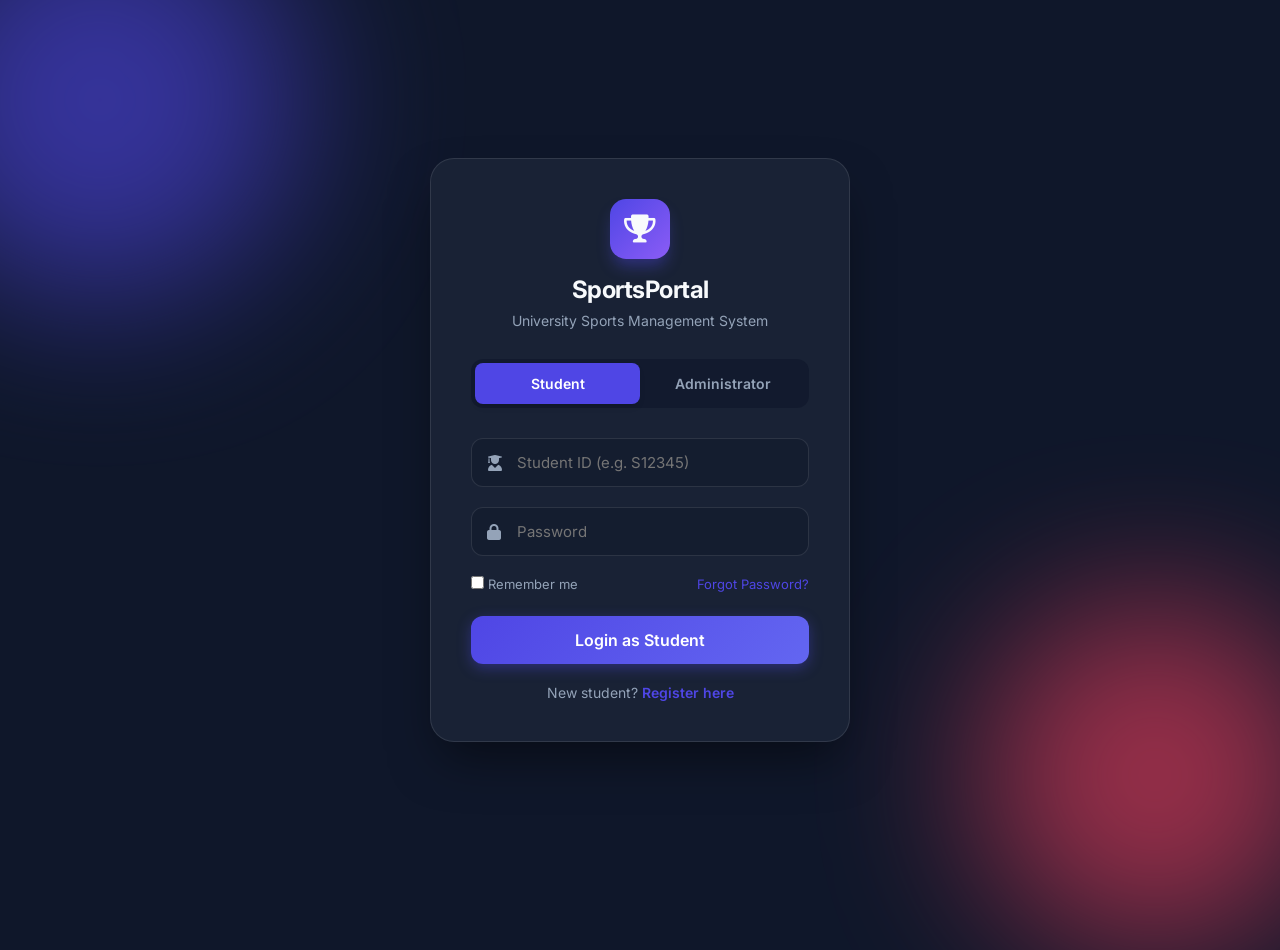
<file: web-portal/frontend/index.html>
<!DOCTYPE html>
<html lang="en">
<head>
    <meta charset="UTF-8">
    <meta name="viewport" content="width=device-width, initial-scale=1.0">
    <title>University Sports Management | Login</title>
    <link href="https://fonts.googleapis.com/css2?family=Inter:wght@300;400;600;700&display=swap" rel="stylesheet">
    <link rel="stylesheet" href="css/style.css">
    <link href="https://cdnjs.cloudflare.com/ajax/libs/font-awesome/6.0.0/css/all.min.css" rel="stylesheet">
</head>
<body class="login-body">
    
    <!-- Background Elements -->
    <div class="blob blob-1"></div>
    <div class="blob blob-2"></div>

    <div class="login-container">
        <div class="login-header">
            <div class="logo">
                <i class="fas fa-trophy"></i>
            </div>
            <h1>SportsPortal</h1>
            <p>University Sports Management System</p>
        </div>

        <div class="portal-toggle">
            <button id="btn-student" class="active">Student</button>
            <button id="btn-admin">Administrator</button>
        </div>

        <!-- Student Login Form -->
        <form id="student-form" class="login-form active-form" action="student.html">
            <div class="input-group">
                <i class="fas fa-user-graduate icon"></i>
                <input type="text" placeholder="Student ID (e.g. S12345)" required>
            </div>
            <div class="input-group">
                <i class="fas fa-lock icon"></i>
                <input type="password" placeholder="Password" required>
            </div>
            <div class="form-options">
                <label><input type="checkbox"> Remember me</label>
                <a href="#">Forgot Password?</a>
            </div>
            <button type="submit" class="btn-primary">Login as Student</button>
            <p class="register-link">New student? <a href="#">Register here</a></p>
        </form>

        <!-- Admin Login Form -->
        <form id="admin-form" class="login-form" action="admin.html">
            <div class="input-group">
                <i class="fas fa-user-shield icon"></i>
                <input type="text" placeholder="Admin Username" required>
            </div>
            <div class="input-group">
                <i class="fas fa-lock icon"></i>
                <input type="password" placeholder="Password" required>
            </div>
            <button type="submit" class="btn-secondary">Login to Dashboard</button>
        </form>
    </div>

    <script src="js/login.js"></script>
</body>
</html>
</file>
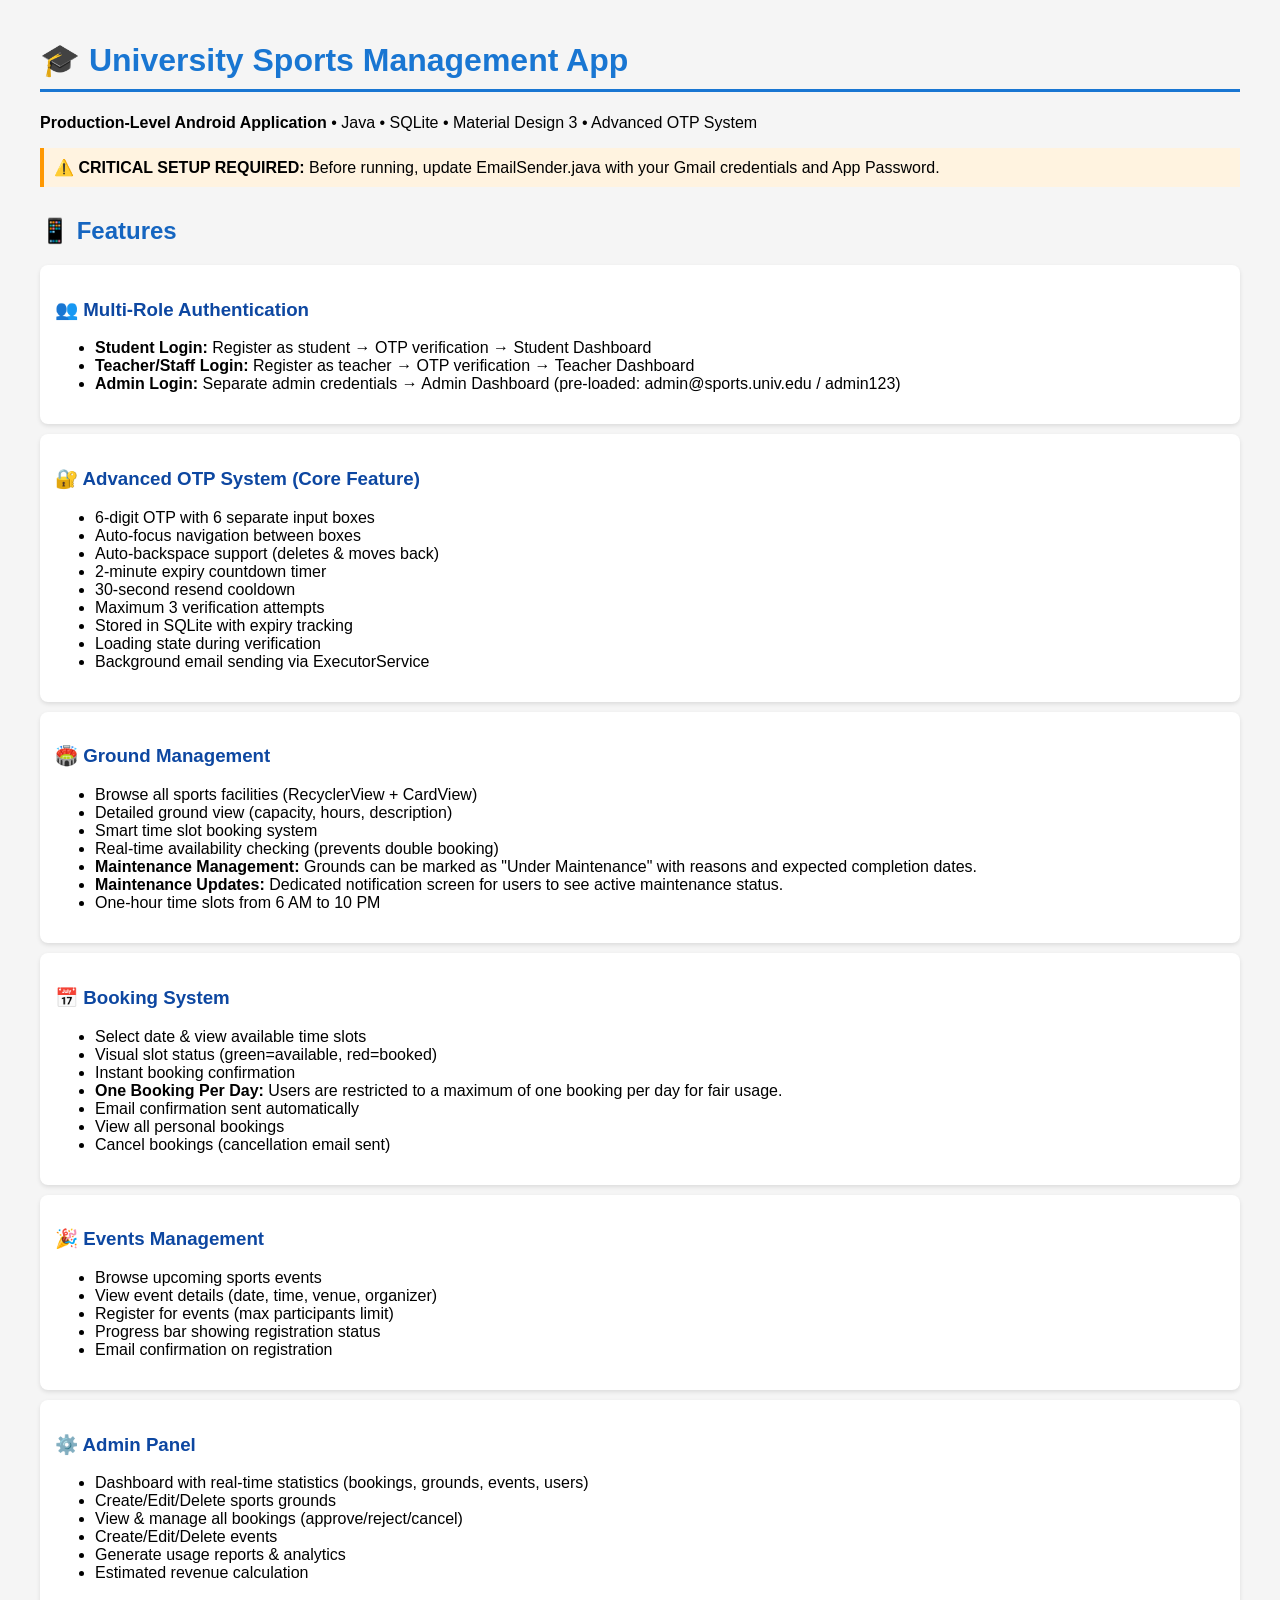
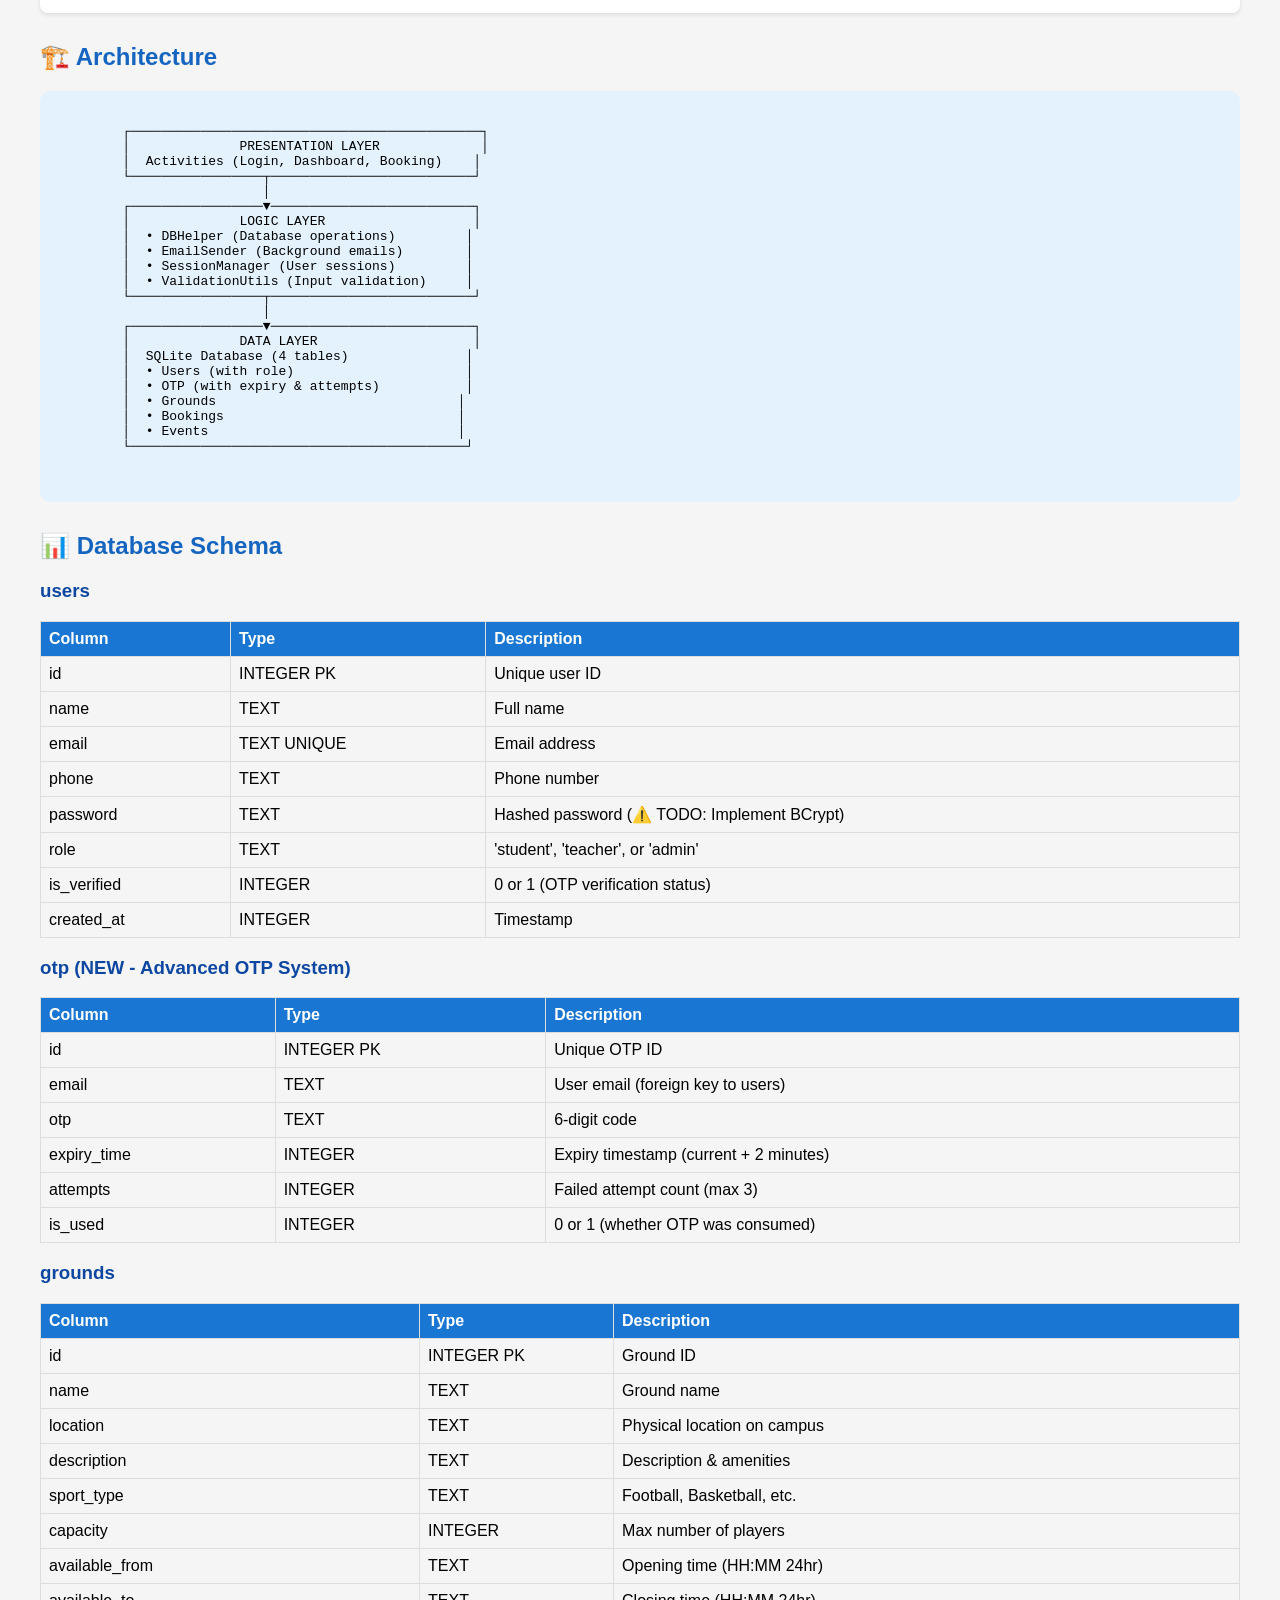
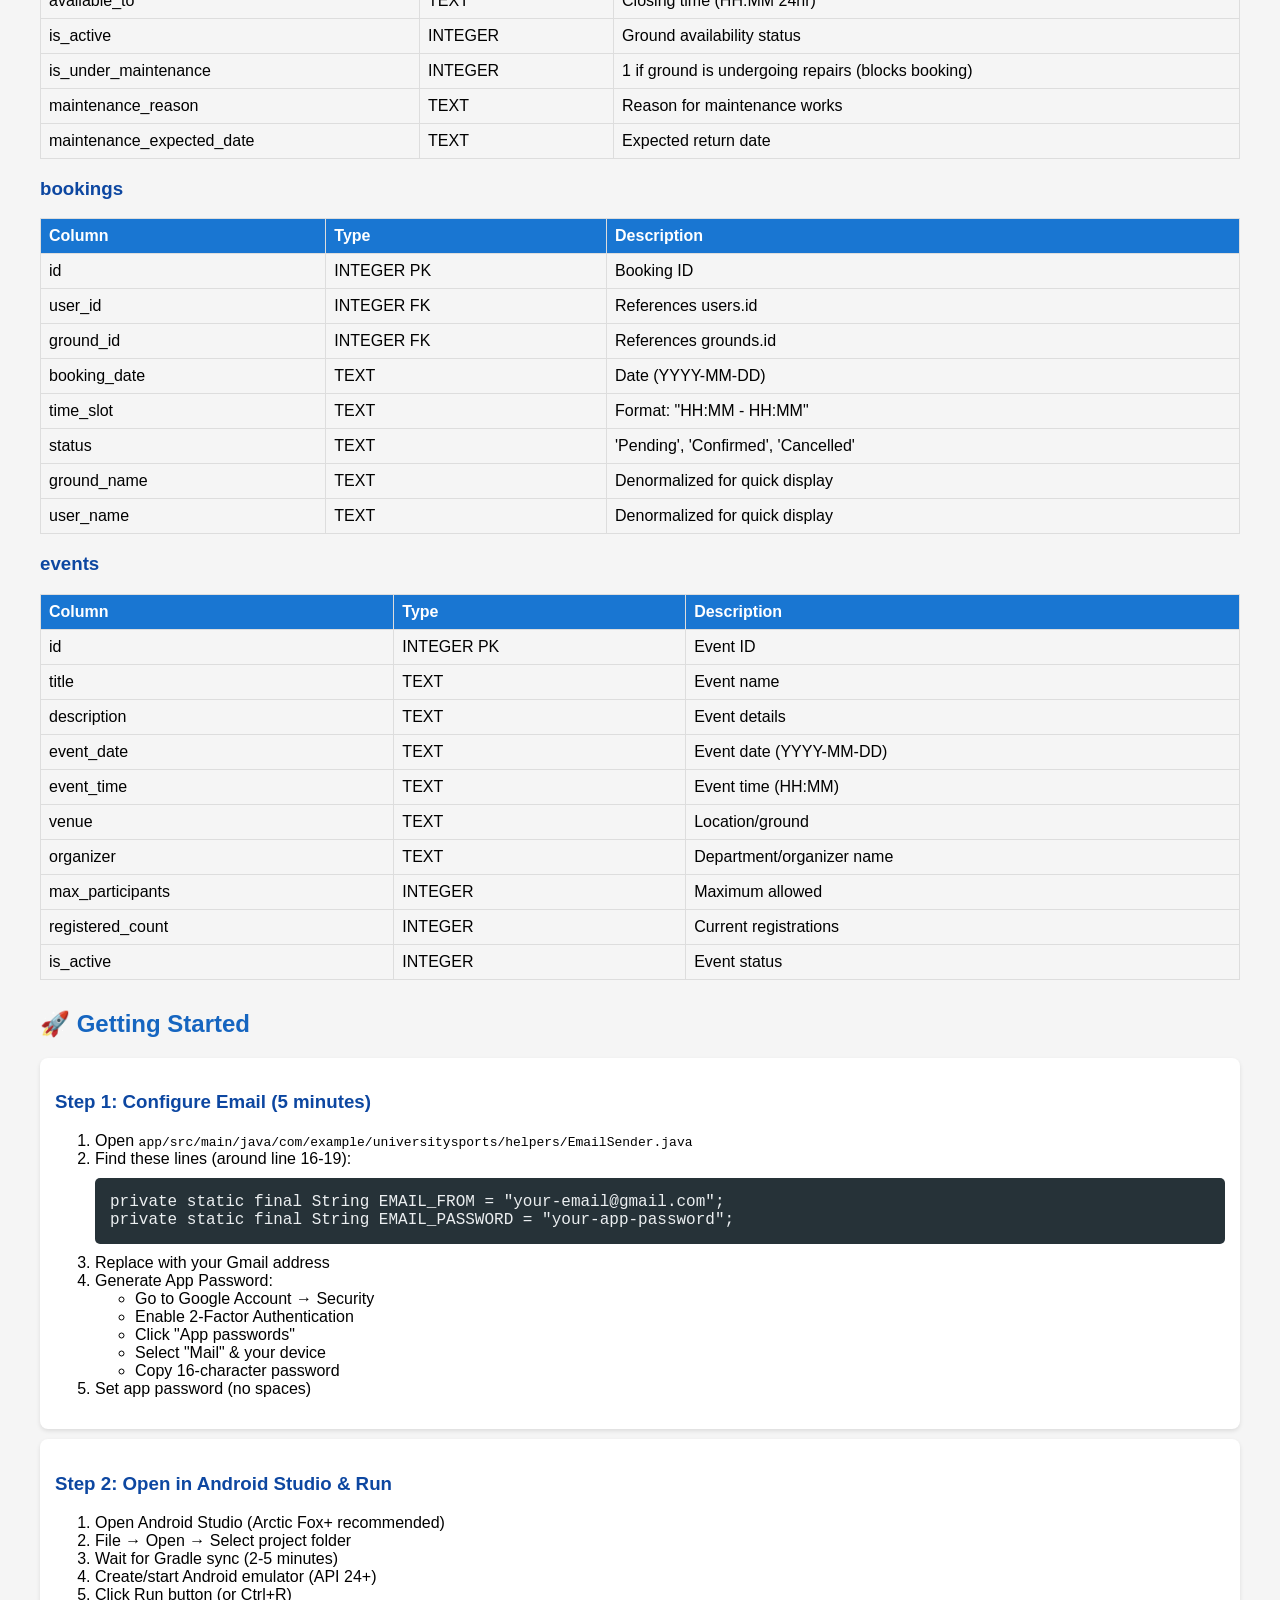
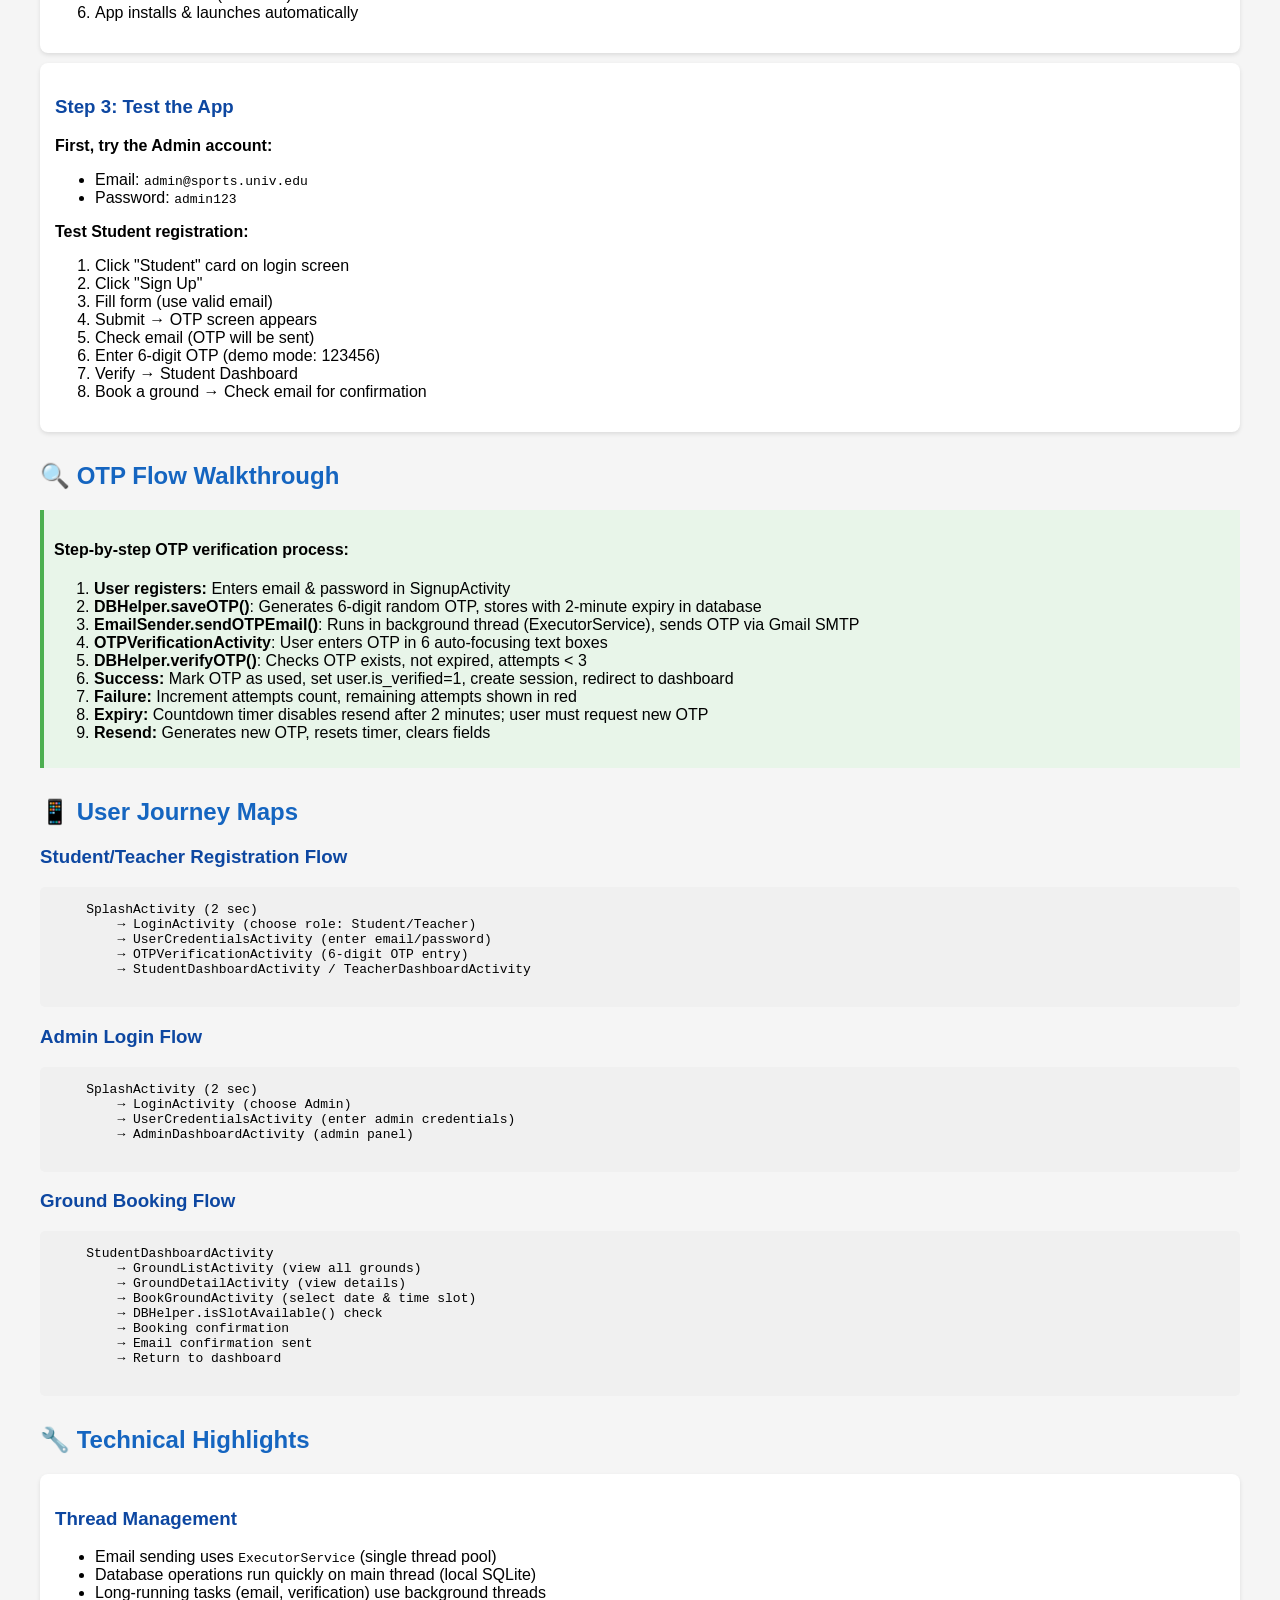
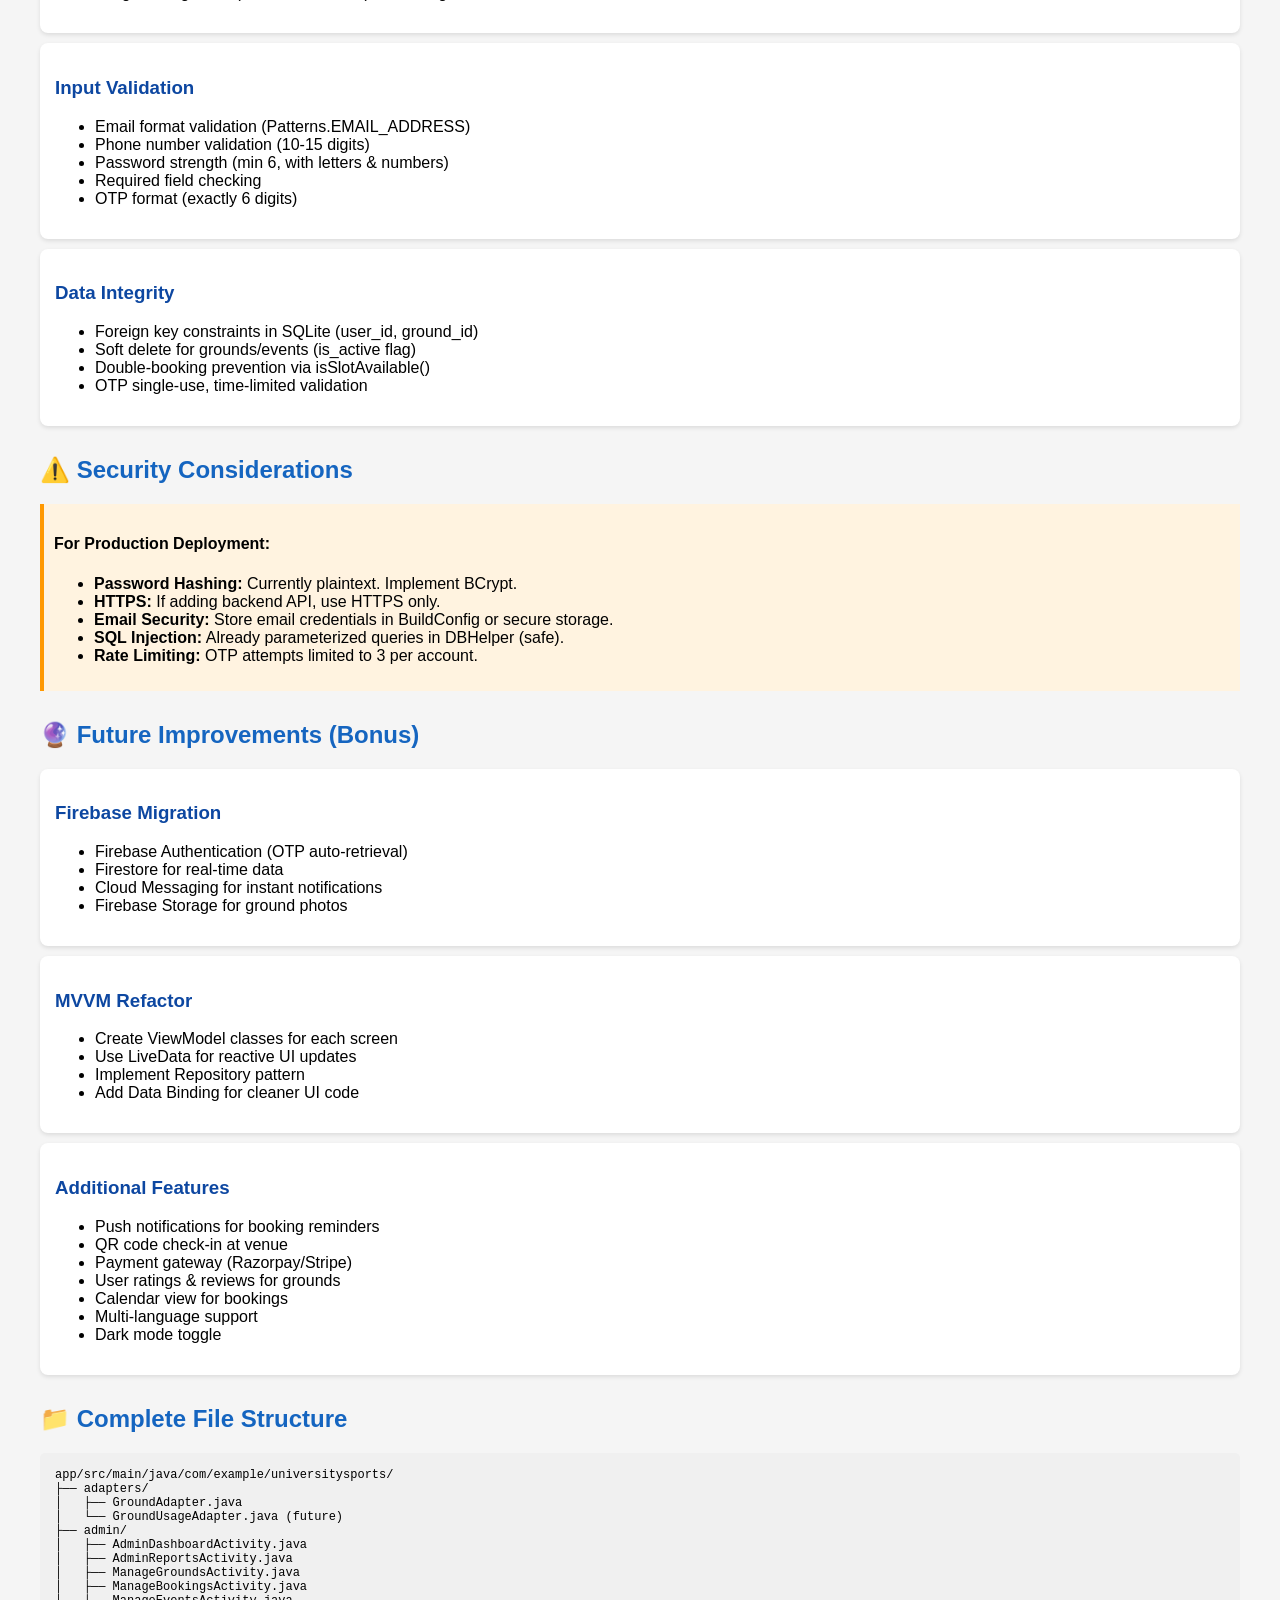
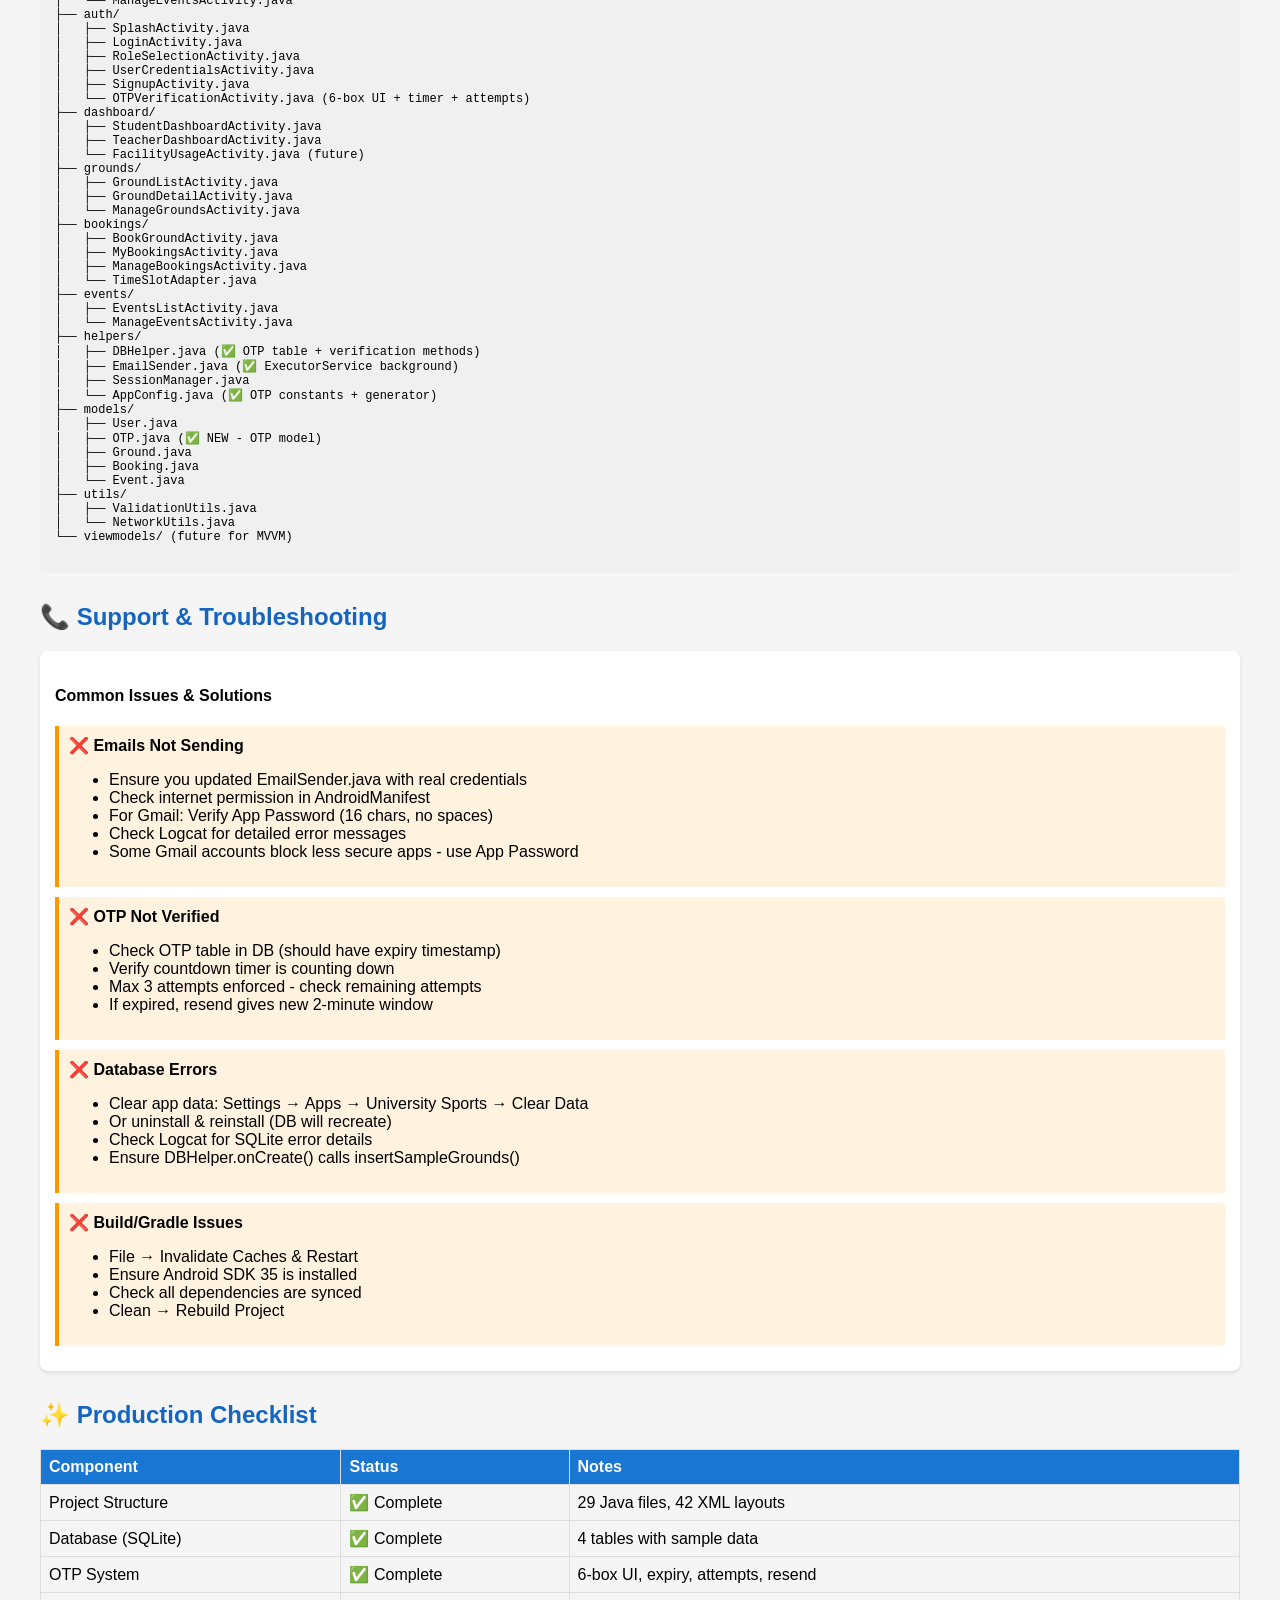
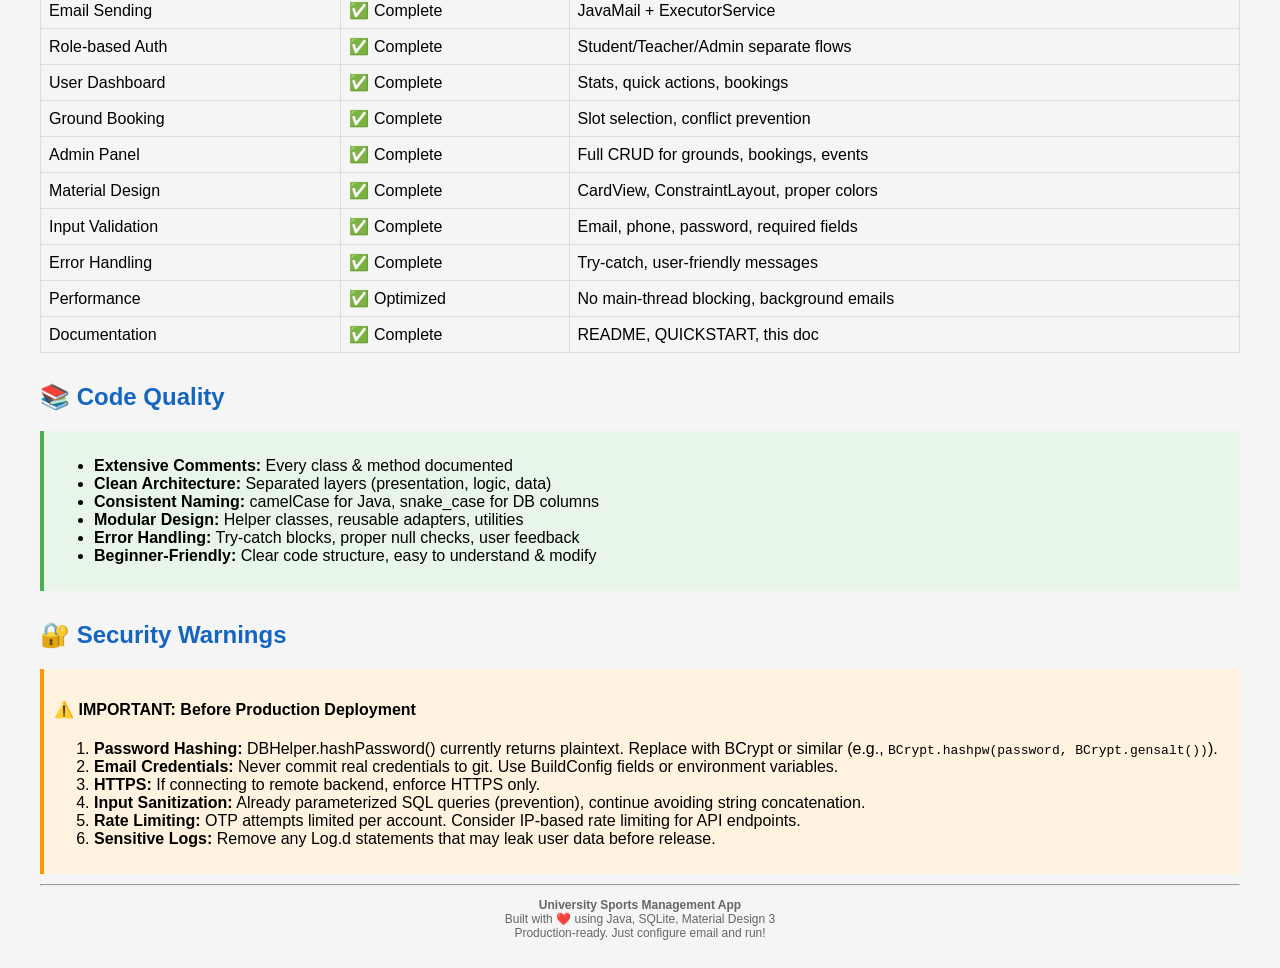
<file: FULL_DOCUMENTATION.html>
<!DOCTYPE html>
<html lang="en">
<head>
    <meta charset="UTF-8">
    <meta name="viewport" content="width=device-width, initial-scale=1.0">
    <title>University Sports Management App - Complete Documentation</title>
    <style>
        body { font-family: 'Segoe UI', Tahoma, Geneva, Verdana, sans-serif; max-width: 1200px; margin: 0 auto; padding: 20px; background: #f5f5f5; }
        h1 { color: #1976D2; border-bottom: 3px solid #1976D2; padding-bottom: 10px; }
        h2 { color: #1565C0; margin-top: 30px; }
        h3 { color: #0D47A1; }
        .feature-box { background: white; padding: 15px; margin: 10px 0; border-radius: 8px; box-shadow: 0 2px 4px rgba(0,0,0,0.1); }
        .code-block { background: #263238; color: #ECEFF1; padding: 15px; border-radius: 5px; overflow-x: auto; font-family: 'Courier New', monospace; margin: 10px 0; }
        .warning { background: #FFF3E0; border-left: 4px solid #FF9800; padding: 10px; margin: 10px 0; }
        .success { background: #E8F5E9; border-left: 4px solid #4CAF50; padding: 10px; margin: 10px 0; }
        table { border-collapse: collapse; width: 100%; margin: 10px 0; }
        th, td { border: 1px solid #ddd; padding: 8px; text-align: left; }
        th { background-color: #1976D2; color: white; }
        .arch-diagram { background: #E3F2FD; padding: 20px; border-radius: 10px; text-align: center; margin: 20px 0; }
    </style>
</head>
<body>
    <h1>🎓 University Sports Management App</h1>
    <p><strong>Production-Level Android Application</strong> • Java • SQLite • Material Design 3 • Advanced OTP System</p>
    
    <div class="warning">
        <strong>⚠️ CRITICAL SETUP REQUIRED:</strong> Before running, update EmailSender.java with your Gmail credentials and App Password.
    </div>

    <h2>📱 Features</h2>
    
    <div class="feature-box">
        <h3>👥 Multi-Role Authentication</h3>
        <ul>
            <li><strong>Student Login:</strong> Register as student → OTP verification → Student Dashboard</li>
            <li><strong>Teacher/Staff Login:</strong> Register as teacher → OTP verification → Teacher Dashboard</li>
            <li><strong>Admin Login:</strong> Separate admin credentials → Admin Dashboard (pre-loaded: admin@sports.univ.edu / admin123)</li>
        </ul>
    </div>

    <div class="feature-box">
        <h3>🔐 Advanced OTP System (Core Feature)</h3>
        <ul>
            <li>6-digit OTP with 6 separate input boxes</li>
            <li>Auto-focus navigation between boxes</li>
            <li>Auto-backspace support (deletes & moves back)</li>
            <li>2-minute expiry countdown timer</li>
            <li>30-second resend cooldown</li>
            <li>Maximum 3 verification attempts</li>
            <li>Stored in SQLite with expiry tracking</li>
            <li>Loading state during verification</li>
            <li>Background email sending via ExecutorService</li>
        </ul>
    </div>

    <div class="feature-box">
        <h3>🏟️ Ground Management</h3>
        <ul>
            <li>Browse all sports facilities (RecyclerView + CardView)</li>
            <li>Detailed ground view (capacity, hours, description)</li>
            <li>Smart time slot booking system</li>
            <li>Real-time availability checking (prevents double booking)</li>
            <li><strong>Maintenance Management:</strong> Grounds can be marked as "Under Maintenance" with reasons and expected completion dates.</li>
            <li><strong>Maintenance Updates:</strong> Dedicated notification screen for users to see active maintenance status.</li>
            <li>One-hour time slots from 6 AM to 10 PM</li>
        </ul>
    </div>

    <div class="feature-box">
        <h3>📅 Booking System</h3>
        <ul>
            <li>Select date & view available time slots</li>
            <li>Visual slot status (green=available, red=booked)</li>
            <li>Instant booking confirmation</li>
            <li><strong>One Booking Per Day:</strong> Users are restricted to a maximum of one booking per day for fair usage.</li>
            <li>Email confirmation sent automatically</li>
            <li>View all personal bookings</li>
            <li>Cancel bookings (cancellation email sent)</li>
        </ul>
    </div>

    <div class="feature-box">
        <h3>🎉 Events Management</h3>
        <ul>
            <li>Browse upcoming sports events</li>
            <li>View event details (date, time, venue, organizer)</li>
            <li>Register for events (max participants limit)</li>
            <li>Progress bar showing registration status</li>
            <li>Email confirmation on registration</li>
        </ul>
    </div>

    <div class="feature-box">
        <h3>⚙️ Admin Panel</h3>
        <ul>
            <li>Dashboard with real-time statistics (bookings, grounds, events, users)</li>
            <li>Create/Edit/Delete sports grounds</li>
            <li>View & manage all bookings (approve/reject/cancel)</li>
            <li>Create/Edit/Delete events</li>
            <li>Generate usage reports & analytics</li>
            <li>Estimated revenue calculation</li>
        </ul>
    </div>

    <h2>🏗️ Architecture</h2>
    
    <div class="arch-diagram">
        <pre style="text-align: left;">
        ┌─────────────────────────────────────────────┐
        │              PRESENTATION LAYER             │
        │  Activities (Login, Dashboard, Booking)    │
        └─────────────────┬──────────────────────────┘
                          │
        ┌─────────────────▼──────────────────────────┐
        │              LOGIC LAYER                   │
        │  • DBHelper (Database operations)         │
        │  • EmailSender (Background emails)        │
        │  • SessionManager (User sessions)         │
        │  • ValidationUtils (Input validation)     │
        └─────────────────┬──────────────────────────┘
                          │
        ┌─────────────────▼──────────────────────────┐
        │              DATA LAYER                    │
        │  SQLite Database (4 tables)               │
        │  • Users (with role)                      │
        │  • OTP (with expiry & attempts)           │
        │  • Grounds                               │
        │  • Bookings                              │
        │  • Events                                │
        └───────────────────────────────────────────┘
        </pre>
    </div>

    <h2>📊 Database Schema</h2>
    
    <h3>users</h3>
    <table>
        <tr><th>Column</th><th>Type</th><th>Description</th></tr>
        <tr><td>id</td><td>INTEGER PK</td><td>Unique user ID</td></tr>
        <tr><td>name</td><td>TEXT</td><td>Full name</td></tr>
        <tr><td>email</td><td>TEXT UNIQUE</td><td>Email address</td></tr>
        <tr><td>phone</td><td>TEXT</td><td>Phone number</td></tr>
        <tr><td>password</td><td>TEXT</td><td>Hashed password (⚠️ TODO: Implement BCrypt)</td></tr>
        <tr><td>role</td><td>TEXT</td><td>'student', 'teacher', or 'admin'</td></tr>
        <tr><td>is_verified</td><td>INTEGER</td><td>0 or 1 (OTP verification status)</td></tr>
        <tr><td>created_at</td><td>INTEGER</td><td>Timestamp</td></tr>
    </table>

    <h3>otp (NEW - Advanced OTP System)</h3>
    <table>
        <tr><th>Column</th><th>Type</th><th>Description</th></tr>
        <tr><td>id</td><td>INTEGER PK</td><td>Unique OTP ID</td></tr>
        <tr><td>email</td><td>TEXT</td><td>User email (foreign key to users)</td></tr>
        <tr><td>otp</td><td>TEXT</td><td>6-digit code</td></tr>
        <tr><td>expiry_time</td><td>INTEGER</td><td>Expiry timestamp (current + 2 minutes)</td></tr>
        <tr><td>attempts</td><td>INTEGER</td><td>Failed attempt count (max 3)</td></tr>
        <tr><td>is_used</td><td>INTEGER</td><td>0 or 1 (whether OTP was consumed)</td></tr>
    </table>

    <h3>grounds</h3>
    <table>
        <tr><th>Column</th><th>Type</th><th>Description</th></tr>
        <tr><td>id</td><td>INTEGER PK</td><td>Ground ID</td></tr>
        <tr><td>name</td><td>TEXT</td><td>Ground name</td></tr>
        <tr><td>location</td><td>TEXT</td><td>Physical location on campus</td></tr>
        <tr><td>description</td><td>TEXT</td><td>Description & amenities</td></tr>
        <tr><td>sport_type</td><td>TEXT</td><td>Football, Basketball, etc.</td></tr>
        <tr><td>capacity</td><td>INTEGER</td><td>Max number of players</td></tr>
        <tr><td>available_from</td><td>TEXT</td><td>Opening time (HH:MM 24hr)</td></tr>
        <tr><td>available_to</td><td>TEXT</td><td>Closing time (HH:MM 24hr)</td></tr>
        <tr><td>is_active</td><td>INTEGER</td><td>Ground availability status</td></tr>
        <tr><td>is_under_maintenance</td><td>INTEGER</td><td>1 if ground is undergoing repairs (blocks booking)</td></tr>
        <tr><td>maintenance_reason</td><td>TEXT</td><td>Reason for maintenance works</td></tr>
        <tr><td>maintenance_expected_date</td><td>TEXT</td><td>Expected return date</td></tr>
    </table>

    <h3>bookings</h3>
    <table>
        <tr><th>Column</th><th>Type</th><th>Description</th></tr>
        <tr><td>id</td><td>INTEGER PK</td><td>Booking ID</td></tr>
        <tr><td>user_id</td><td>INTEGER FK</td><td>References users.id</td></tr>
        <tr><td>ground_id</td><td>INTEGER FK</td><td>References grounds.id</td></tr>
        <tr><td>booking_date</td><td>TEXT</td><td>Date (YYYY-MM-DD)</td></tr>
        <tr><td>time_slot</td><td>TEXT</td><td>Format: "HH:MM - HH:MM"</td></tr>
        <tr><td>status</td><td>TEXT</td><td>'Pending', 'Confirmed', 'Cancelled'</td></tr>
        <tr><td>ground_name</td><td>TEXT</td><td>Denormalized for quick display</td></tr>
        <tr><td>user_name</td><td>TEXT</td><td>Denormalized for quick display</td></tr>
    </table>

    <h3>events</h3>
    <table>
        <tr><th>Column</th><th>Type</th><th>Description</th></tr>
        <tr><td>id</td><td>INTEGER PK</td><td>Event ID</td></tr>
        <tr><td>title</td><td>TEXT</td><td>Event name</td></tr>
        <tr><td>description</td><td>TEXT</td><td>Event details</td></tr>
        <tr><td>event_date</td><td>TEXT</td><td>Event date (YYYY-MM-DD)</td></tr>
        <tr><td>event_time</td><td>TEXT</td><td>Event time (HH:MM)</td></tr>
        <tr><td>venue</td><td>TEXT</td><td>Location/ground</td></tr>
        <tr><td>organizer</td><td>TEXT</td><td>Department/organizer name</td></tr>
        <tr><td>max_participants</td><td>INTEGER</td><td>Maximum allowed</td></tr>
        <tr><td>registered_count</td><td>INTEGER</td><td>Current registrations</td></tr>
        <tr><td>is_active</td><td>INTEGER</td><td>Event status</td></tr>
    </table>

    <h2>🚀 Getting Started</h2>
    
    <div class="feature-box">
        <h3>Step 1: Configure Email (5 minutes)</h3>
        <ol>
            <li>Open <code>app/src/main/java/com/example/universitysports/helpers/EmailSender.java</code></li>
            <li>Find these lines (around line 16-19):
                <div class="code-block">
                private static final String EMAIL_FROM = "your-email@gmail.com";<br>
                private static final String EMAIL_PASSWORD = "your-app-password";<br>
                </div>
            </li>
            <li>Replace with your Gmail address</li>
            <li>Generate App Password:
                <ul>
                    <li>Go to Google Account → Security</li>
                    <li>Enable 2-Factor Authentication</li>
                    <li>Click "App passwords"</li>
                    <li>Select "Mail" & your device</li>
                    <li>Copy 16-character password</li>
                </ul>
            </li>
            <li>Set app password (no spaces)</li>
        </ol>
    </div>

    <div class="feature-box">
        <h3>Step 2: Open in Android Studio & Run</h3>
        <ol>
            <li>Open Android Studio (Arctic Fox+ recommended)</li>
            <li>File → Open → Select project folder</li>
            <li>Wait for Gradle sync (2-5 minutes)</li>
            <li>Create/start Android emulator (API 24+)</li>
            <li>Click Run button (or Ctrl+R)</li>
            <li>App installs & launches automatically</li>
        </ol>
    </div>

    <div class="feature-box">
        <h3>Step 3: Test the App</h3>
        <p><strong>First, try the Admin account:</strong></p>
        <ul>
            <li>Email: <code>admin@sports.univ.edu</code></li>
            <li>Password: <code>admin123</code></li>
        </ul>
        
        <p><strong>Test Student registration:</strong></p>
        <ol>
            <li>Click "Student" card on login screen</li>
            <li>Click "Sign Up"</li>
            <li>Fill form (use valid email)</li>
            <li>Submit → OTP screen appears</li>
            <li>Check email (OTP will be sent)</li>
            <li>Enter 6-digit OTP (demo mode: 123456)</li>
            <li>Verify → Student Dashboard</li>
            <li>Book a ground → Check email for confirmation</li>
        </ol>
    </div>

    <h2>🔍 OTP Flow Walkthrough</h2>
    
    <div class="success">
        <h4>Step-by-step OTP verification process:</h4>
        <ol>
            <li><strong>User registers:</strong> Enters email & password in SignupActivity</li>
            <li><strong>DBHelper.saveOTP()</strong>: Generates 6-digit random OTP, stores with 2-minute expiry in database</li>
            <li><strong>EmailSender.sendOTPEmail()</strong>: Runs in background thread (ExecutorService), sends OTP via Gmail SMTP</li>
            <li><strong>OTPVerificationActivity</strong>: User enters OTP in 6 auto-focusing text boxes</li>
            <li><strong>DBHelper.verifyOTP()</strong>: Checks OTP exists, not expired, attempts &lt; 3</li>
            <li><strong>Success:</strong> Mark OTP as used, set user.is_verified=1, create session, redirect to dashboard</li>
            <li><strong>Failure:</strong> Increment attempts count, remaining attempts shown in red</li>
            <li><strong>Expiry:</strong> Countdown timer disables resend after 2 minutes; user must request new OTP</li>
            <li><strong>Resend:</strong> Generates new OTP, resets timer, clears fields</li>
        </ol>
    </div>

    <h2>📱 User Journey Maps</h2>
    
    <h3>Student/Teacher Registration Flow</h3>
    <pre style="background: #f0f0f0; padding: 15px; border-radius: 5px;">
    SplashActivity (2 sec) 
        → LoginActivity (choose role: Student/Teacher)
        → UserCredentialsActivity (enter email/password)
        → OTPVerificationActivity (6-digit OTP entry)
        → StudentDashboardActivity / TeacherDashboardActivity
    </pre>

    <h3>Admin Login Flow</h3>
    <pre style="background: #f0f0f0; padding: 15px; border-radius: 5px;">
    SplashActivity (2 sec)
        → LoginActivity (choose Admin)
        → UserCredentialsActivity (enter admin credentials)
        → AdminDashboardActivity (admin panel)
    </pre>

    <h3>Ground Booking Flow</h3>
    <pre style="background: #f0f0f0; padding: 15px; border-radius: 5px;">
    StudentDashboardActivity
        → GroundListActivity (view all grounds)
        → GroundDetailActivity (view details)
        → BookGroundActivity (select date & time slot)
        → DBHelper.isSlotAvailable() check
        → Booking confirmation
        → Email confirmation sent
        → Return to dashboard
    </pre>

    <h2>🔧 Technical Highlights</h2>
    
    <div class="feature-box">
        <h3>Thread Management</h3>
        <ul>
            <li>Email sending uses <code>ExecutorService</code> (single thread pool)</li>
            <li>Database operations run quickly on main thread (local SQLite)</li>
            <li>Long-running tasks (email, verification) use background threads</li>
        </ul>
    </div>

    <div class="feature-box">
        <h3>Input Validation</h3>
        <ul>
            <li>Email format validation (Patterns.EMAIL_ADDRESS)</li>
            <li>Phone number validation (10-15 digits)</li>
            <li>Password strength (min 6, with letters & numbers)</li>
            <li>Required field checking</li>
            <li>OTP format (exactly 6 digits)</li>
        </ul>
    </div>

    <div class="feature-box">
        <h3>Data Integrity</h3>
        <ul>
            <li>Foreign key constraints in SQLite (user_id, ground_id)</li>
            <li>Soft delete for grounds/events (is_active flag)</li>
            <li>Double-booking prevention via isSlotAvailable()</li>
            <li>OTP single-use, time-limited validation</li>
        </ul>
    </div>

    <h2>⚠️ Security Considerations</h2>
    
    <div class="warning">
        <h4>For Production Deployment:</h4>
        <ul>
            <li><strong>Password Hashing:</strong> Currently plaintext. Implement BCrypt.</li>
            <li><strong>HTTPS:</strong> If adding backend API, use HTTPS only.</li>
            <li><strong>Email Security:</strong> Store email credentials in BuildConfig or secure storage.</li>
            <li><strong>SQL Injection:</strong> Already parameterized queries in DBHelper (safe).</li>
            <li><strong>Rate Limiting:</strong> OTP attempts limited to 3 per account.</li>
        </ul>
    </div>

    <h2>🔮 Future Improvements (Bonus)</h2>
    
    <div class="feature-box">
        <h3>Firebase Migration</h3>
        <ul>
            <li>Firebase Authentication (OTP auto-retrieval)</li>
            <li>Firestore for real-time data</li>
            <li>Cloud Messaging for instant notifications</li>
            <li>Firebase Storage for ground photos</li>
        </ul>
    </div>

    <div class="feature-box">
        <h3>MVVM Refactor</h3>
        <ul>
            <li>Create ViewModel classes for each screen</li>
            <li>Use LiveData for reactive UI updates</li>
            <li>Implement Repository pattern</li>
            <li>Add Data Binding for cleaner UI code</li>
        </ul>
    </div>

    <div class="feature-box">
        <h3>Additional Features</h3>
        <ul>
            <li>Push notifications for booking reminders</li>
            <li>QR code check-in at venue</li>
            <li>Payment gateway (Razorpay/Stripe)</li>
            <li>User ratings & reviews for grounds</li>
            <li>Calendar view for bookings</li>
            <li>Multi-language support</li>
            <li>Dark mode toggle</li>
        </ul>
    </div>

    <h2>📁 Complete File Structure</h2>
    
    <pre style="background: #f0f0f0; padding: 15px; border-radius: 5px; font-size: 12px;">
app/src/main/java/com/example/universitysports/
├── adapters/
│   ├── GroundAdapter.java
│   └── GroundUsageAdapter.java (future)
├── admin/
│   ├── AdminDashboardActivity.java
│   ├── AdminReportsActivity.java
│   ├── ManageGroundsActivity.java
│   ├── ManageBookingsActivity.java
│   └── ManageEventsActivity.java
├── auth/
│   ├── SplashActivity.java
│   ├── LoginActivity.java
│   ├── RoleSelectionActivity.java
│   ├── UserCredentialsActivity.java
│   ├── SignupActivity.java
│   └── OTPVerificationActivity.java (6-box UI + timer + attempts)
├── dashboard/
│   ├── StudentDashboardActivity.java
│   ├── TeacherDashboardActivity.java
│   └── FacilityUsageActivity.java (future)
├── grounds/
│   ├── GroundListActivity.java
│   ├── GroundDetailActivity.java
│   └── ManageGroundsActivity.java
├── bookings/
│   ├── BookGroundActivity.java
│   ├── MyBookingsActivity.java
│   ├── ManageBookingsActivity.java
│   └── TimeSlotAdapter.java
├── events/
│   ├── EventsListActivity.java
│   └── ManageEventsActivity.java
├── helpers/
│   ├── DBHelper.java (✅ OTP table + verification methods)
│   ├── EmailSender.java (✅ ExecutorService background)
│   ├── SessionManager.java
│   └── AppConfig.java (✅ OTP constants + generator)
├── models/
│   ├── User.java
│   ├── OTP.java (✅ NEW - OTP model)
│   ├── Ground.java
│   ├── Booking.java
│   └── Event.java
├── utils/
│   ├── ValidationUtils.java
│   └── NetworkUtils.java
└── viewmodels/ (future for MVVM)
    </pre>

    <h2>📞 Support & Troubleshooting</h2>
    
    <div class="feature-box">
        <h4>Common Issues & Solutions</h4>
        
        <div class="warning">
            <strong>❌ Emails Not Sending</strong>
            <ul>
                <li>Ensure you updated EmailSender.java with real credentials</li>
                <li>Check internet permission in AndroidManifest</li>
                <li>For Gmail: Verify App Password (16 chars, no spaces)</li>
                <li>Check Logcat for detailed error messages</li>
                <li>Some Gmail accounts block less secure apps - use App Password</li>
            </ul>
        </div>
        
        <div class="warning">
            <strong>❌ OTP Not Verified</strong>
            <ul>
                <li>Check OTP table in DB (should have expiry timestamp)</li>
                <li>Verify countdown timer is counting down</li>
                <li>Max 3 attempts enforced - check remaining attempts</li>
                <li>If expired, resend gives new 2-minute window</li>
            </ul>
        </div>
        
        <div class="warning">
            <strong>❌ Database Errors</strong>
            <ul>
                <li>Clear app data: Settings → Apps → University Sports → Clear Data</li>
                <li>Or uninstall & reinstall (DB will recreate)</li>
                <li>Check Logcat for SQLite error details</li>
                <li>Ensure DBHelper.onCreate() calls insertSampleGrounds()</li>
            </ul>
        </div>
        
        <div class="warning">
            <strong>❌ Build/Gradle Issues</strong>
            <ul>
                <li>File → Invalidate Caches & Restart</li>
                <li>Ensure Android SDK 35 is installed</li>
                <li>Check all dependencies are synced</li>
                <li>Clean → Rebuild Project</li>
            </ul>
        </div>
    </div>

    <h2>✨ Production Checklist</h2>
    
    <table>
        <tr><th>Component</th><th>Status</th><th>Notes</th></tr>
        <tr><td>Project Structure</td><td>✅ Complete</td><td>29 Java files, 42 XML layouts</td></tr>
        <tr><td>Database (SQLite)</td><td>✅ Complete</td><td>4 tables with sample data</td></tr>
        <tr><td>OTP System</td><td>✅ Complete</td><td>6-box UI, expiry, attempts, resend</td></tr>
        <tr><td>Email Sending</td><td>✅ Complete</td><td>JavaMail + ExecutorService</td></tr>
        <tr><td>Role-based Auth</td><td>✅ Complete</td><td>Student/Teacher/Admin separate flows</td></tr>
        <tr><td>User Dashboard</td><td>✅ Complete</td><td>Stats, quick actions, bookings</td></tr>
        <tr><td>Ground Booking</td><td>✅ Complete</td><td>Slot selection, conflict prevention</td></tr>
        <tr><td>Admin Panel</td><td>✅ Complete</td><td>Full CRUD for grounds, bookings, events</td></tr>
        <tr><td>Material Design</td><td>✅ Complete</td><td>CardView, ConstraintLayout, proper colors</td></tr>
        <tr><td>Input Validation</td><td>✅ Complete</td><td>Email, phone, password, required fields</td></tr>
        <tr><td>Error Handling</td><td>✅ Complete</td><td>Try-catch, user-friendly messages</td></tr>
        <tr><td>Performance</td><td>✅ Optimized</td><td>No main-thread blocking, background emails</td></tr>
        <tr><td>Documentation</td><td>✅ Complete</td><td>README, QUICKSTART, this doc</td></tr>
    </table>

    <h2>📚 Code Quality</h2>
    <div class="success">
        <ul>
            <li><strong>Extensive Comments:</strong> Every class & method documented</li>
            <li><strong>Clean Architecture:</strong> Separated layers (presentation, logic, data)</li>
            <li><strong>Consistent Naming:</strong> camelCase for Java, snake_case for DB columns</li>
            <li><strong>Modular Design:</strong> Helper classes, reusable adapters, utilities</li>
            <li><strong>Error Handling:</strong> Try-catch blocks, proper null checks, user feedback</li>
            <li><strong>Beginner-Friendly:</strong> Clear code structure, easy to understand & modify</li>
        </ul>
    </div>

    <h2>🔐 Security Warnings</h2>
    
    <div class="warning">
        <h4>⚠️ IMPORTANT: Before Production Deployment</h4>
        <ol>
            <li><strong>Password Hashing:</strong> DBHelper.hashPassword() currently returns plaintext. Replace with BCrypt or similar (e.g., <code>BCrypt.hashpw(password, BCrypt.gensalt())</code>).</li>
            <li><strong>Email Credentials:</strong> Never commit real credentials to git. Use BuildConfig fields or environment variables.</li>
            <li><strong>HTTPS:</strong> If connecting to remote backend, enforce HTTPS only.</li>
            <li><strong>Input Sanitization:</strong> Already parameterized SQL queries (prevention), continue avoiding string concatenation.</li>
            <li><strong>Rate Limiting:</strong> OTP attempts limited per account. Consider IP-based rate limiting for API endpoints.</li>
            <li><strong>Sensitive Logs:</strong> Remove any Log.d statements that may leak user data before release.</li>
        </ol>
    </div>

    <hr>
    
    <p style="text-align: center; color: #666; font-size: 12px;">
        <strong>University Sports Management App</strong><br>
        Built with ❤️ using Java, SQLite, Material Design 3<br>
        Production-ready. Just configure email and run!
    </p>
</body>
</html>
</file>
<file: web-portal/frontend/css/style.css>
:root {
    --primary-color: #4F46E5;
    --primary-dark: #3730A3;
    --secondary-color: #10B981;
    --bg-dark: #0F172A;
    --bg-card: rgba(30, 41, 59, 0.7);
    --text-light: #F8FAFC;
    --text-muted: #94A3B8;
    --border-color: rgba(255, 255, 255, 0.1);
    --accent: #F43F5E;
}

* {
    margin: 0;
    padding: 0;
    box-sizing: border-box;
    font-family: 'Inter', sans-serif;
}

body.login-body {
    background-color: var(--bg-dark);
    color: var(--text-light);
    height: 100vh;
    display: flex;
    justify-content: center;
    align-items: center;
    overflow: hidden;
    position: relative;
}

/* Stunning Animated Background Blobs */
.blob {
    position: absolute;
    filter: blur(80px);
    z-index: -1;
    opacity: 0.6;
    animation: float 10s infinite alternate ease-in-out;
}

.blob-1 {
    width: 400px;
    height: 400px;
    background: var(--primary-color);
    top: -100px;
    left: -100px;
    border-radius: 50%;
}

.blob-2 {
    width: 350px;
    height: 350px;
    background: var(--accent);
    bottom: -50px;
    right: -50px;
    border-radius: 50%;
    animation-delay: -5s;
}

@keyframes float {
    0% { transform: translate(0, 0) scale(1); }
    100% { transform: translate(50px, 50px) scale(1.1); }
}

/* Glassmorphism Login Container */
.login-container {
    background: var(--bg-card);
    backdrop-filter: blur(16px);
    -webkit-backdrop-filter: blur(16px);
    border: 1px solid var(--border-color);
    border-radius: 24px;
    padding: 40px;
    width: 100%;
    max-width: 420px;
    box-shadow: 0 25px 50px -12px rgba(0, 0, 0, 0.5);
    transform: translateY(20px);
    opacity: 0;
    animation: slideUp 0.8s forwards ease-out;
}

@keyframes slideUp {
    to { transform: translateY(0); opacity: 1; }
}

.login-header {
    text-align: center;
    margin-bottom: 30px;
}

.logo {
    width: 60px;
    height: 60px;
    background: linear-gradient(135deg, var(--primary-color), #8B5CF6);
    border-radius: 16px;
    display: flex;
    justify-content: center;
    align-items: center;
    font-size: 28px;
    margin: 0 auto 16px auto;
    box-shadow: 0 10px 15px -3px rgba(79, 70, 229, 0.4);
}

.login-header h1 {
    font-size: 24px;
    font-weight: 700;
    margin-bottom: 8px;
    letter-spacing: -0.5px;
}

.login-header p {
    color: var(--text-muted);
    font-size: 14px;
}

/* Portal Toggle */
.portal-toggle {
    display: flex;
    background: rgba(15, 23, 42, 0.6);
    border-radius: 12px;
    padding: 4px;
    margin-bottom: 30px;
}

.portal-toggle button {
    flex: 1;
    padding: 12px;
    border: none;
    background: transparent;
    color: var(--text-muted);
    font-size: 14px;
    font-weight: 600;
    border-radius: 8px;
    cursor: pointer;
    transition: all 0.3s ease;
}

.portal-toggle button.active {
    background: var(--primary-color);
    color: white;
    box-shadow: 0 4px 6px -1px rgba(0, 0, 0, 0.1);
}

/* Forms */
.login-form {
    display: none;
    opacity: 0;
    transition: opacity 0.3s ease;
}

.login-form.active-form {
    display: block;
    opacity: 1;
    animation: fadeIn 0.4s forwards;
}

@keyframes fadeIn {
    from { opacity: 0; transform: translateY(10px); }
    to { opacity: 1; transform: translateY(0); }
}

.input-group {
    position: relative;
    margin-bottom: 20px;
}

.input-group .icon {
    position: absolute;
    left: 16px;
    top: 50%;
    transform: translateY(-50%);
    color: var(--text-muted);
}

.input-group input {
    width: 100%;
    padding: 14px 14px 14px 45px;
    background: rgba(15, 23, 42, 0.4);
    border: 1px solid var(--border-color);
    border-radius: 12px;
    color: white;
    font-size: 15px;
    outline: none;
    transition: border-color 0.3s, background 0.3s;
}

.input-group input:focus {
    border-color: var(--primary-color);
    background: rgba(15, 23, 42, 0.8);
}

.form-options {
    display: flex;
    justify-content: space-between;
    align-items: center;
    margin-bottom: 24px;
    font-size: 13px;
    color: var(--text-muted);
}

.form-options a {
    color: var(--primary-color);
    text-decoration: none;
    transition: color 0.3s;
}

.form-options a:hover {
    color: #818CF8;
}

.btn-primary, .btn-secondary {
    width: 100%;
    padding: 14px;
    border: none;
    border-radius: 12px;
    font-size: 16px;
    font-weight: 600;
    cursor: pointer;
    transition: transform 0.2s, box-shadow 0.2s;
    color: white;
}

.btn-primary {
    background: linear-gradient(135deg, var(--primary-color), #6366F1);
    box-shadow: 0 4px 14px 0 rgba(79, 70, 229, 0.39);
}

.btn-primary:hover, .btn-secondary:hover {
    transform: translateY(-2px);
    box-shadow: 0 6px 20px 0 rgba(79, 70, 229, 0.5);
}

.btn-secondary {
    background: linear-gradient(135deg, #10B981, #059669);
    box-shadow: 0 4px 14px 0 rgba(16, 185, 129, 0.39);
}

.register-link {
    text-align: center;
    margin-top: 20px;
    font-size: 14px;
    color: var(--text-muted);
}

.register-link a {
    color: var(--primary-color);
    text-decoration: none;
    font-weight: 600;
}
</file>
